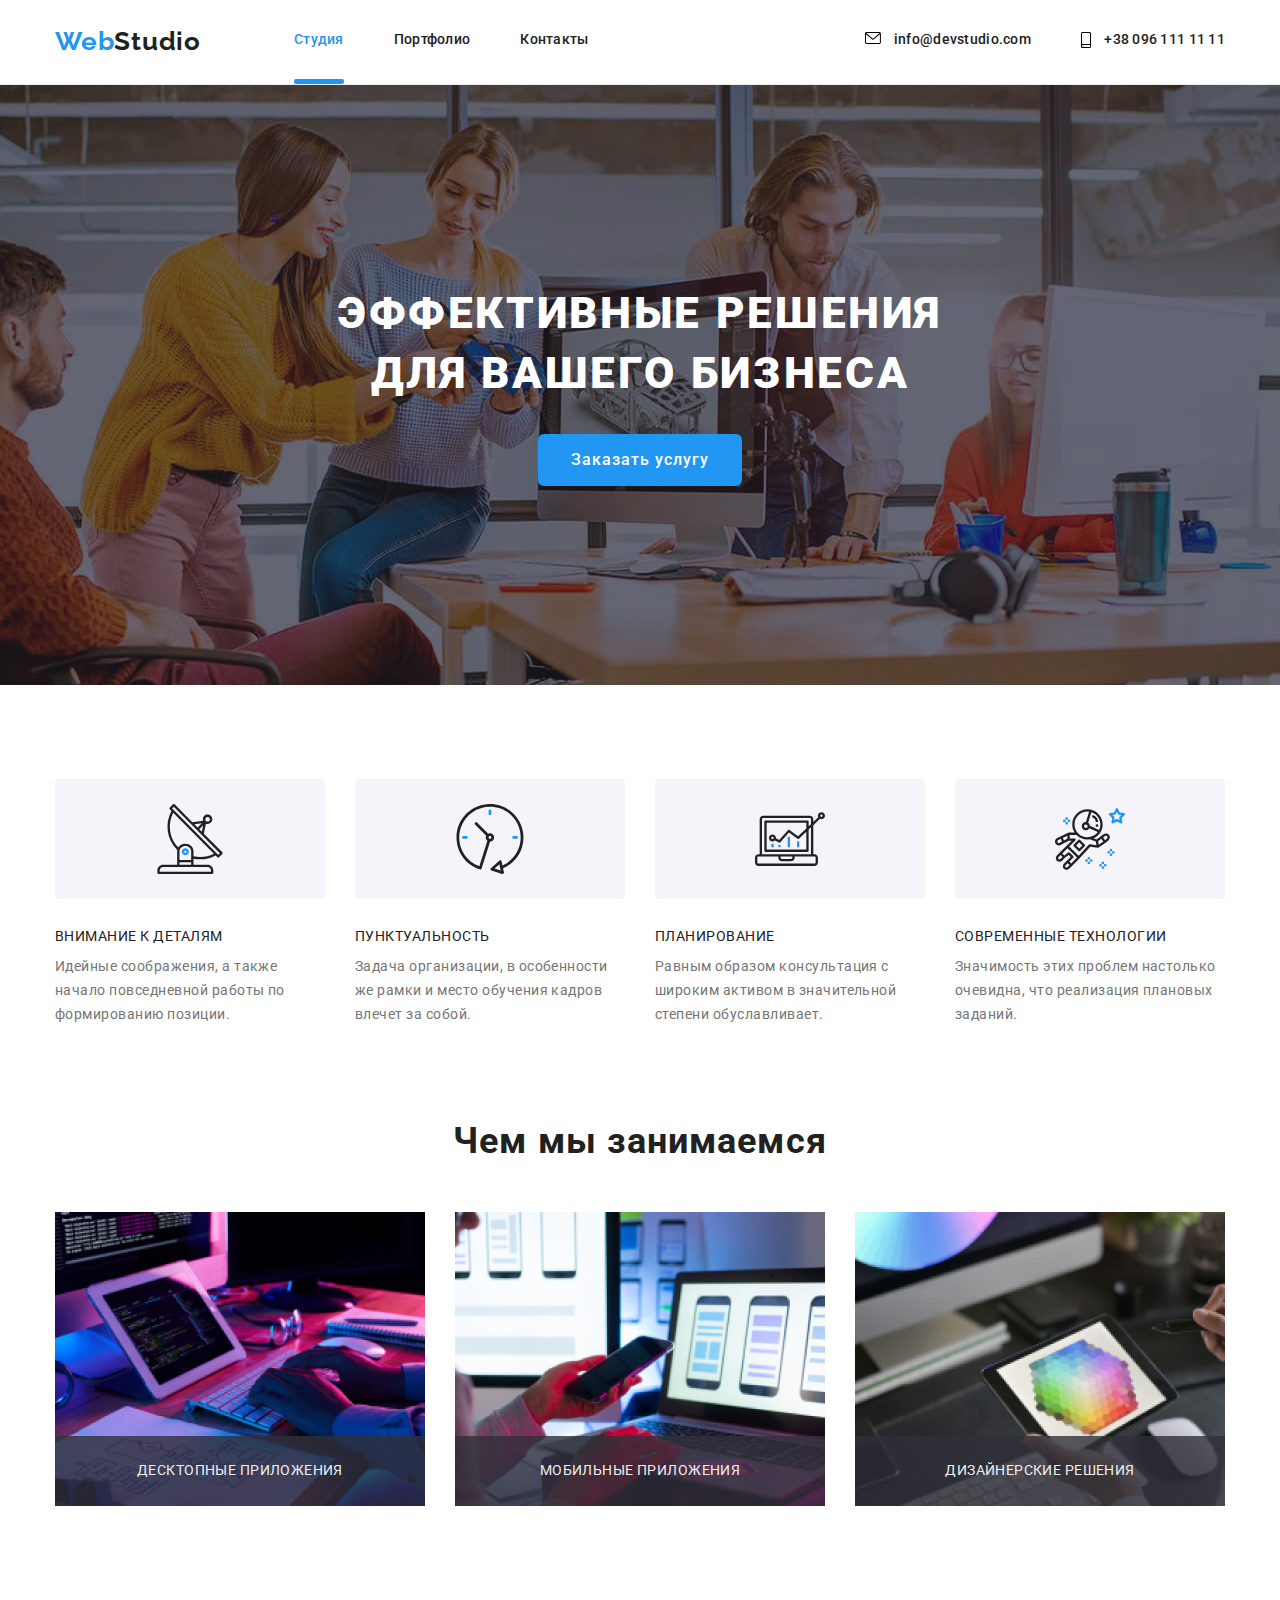
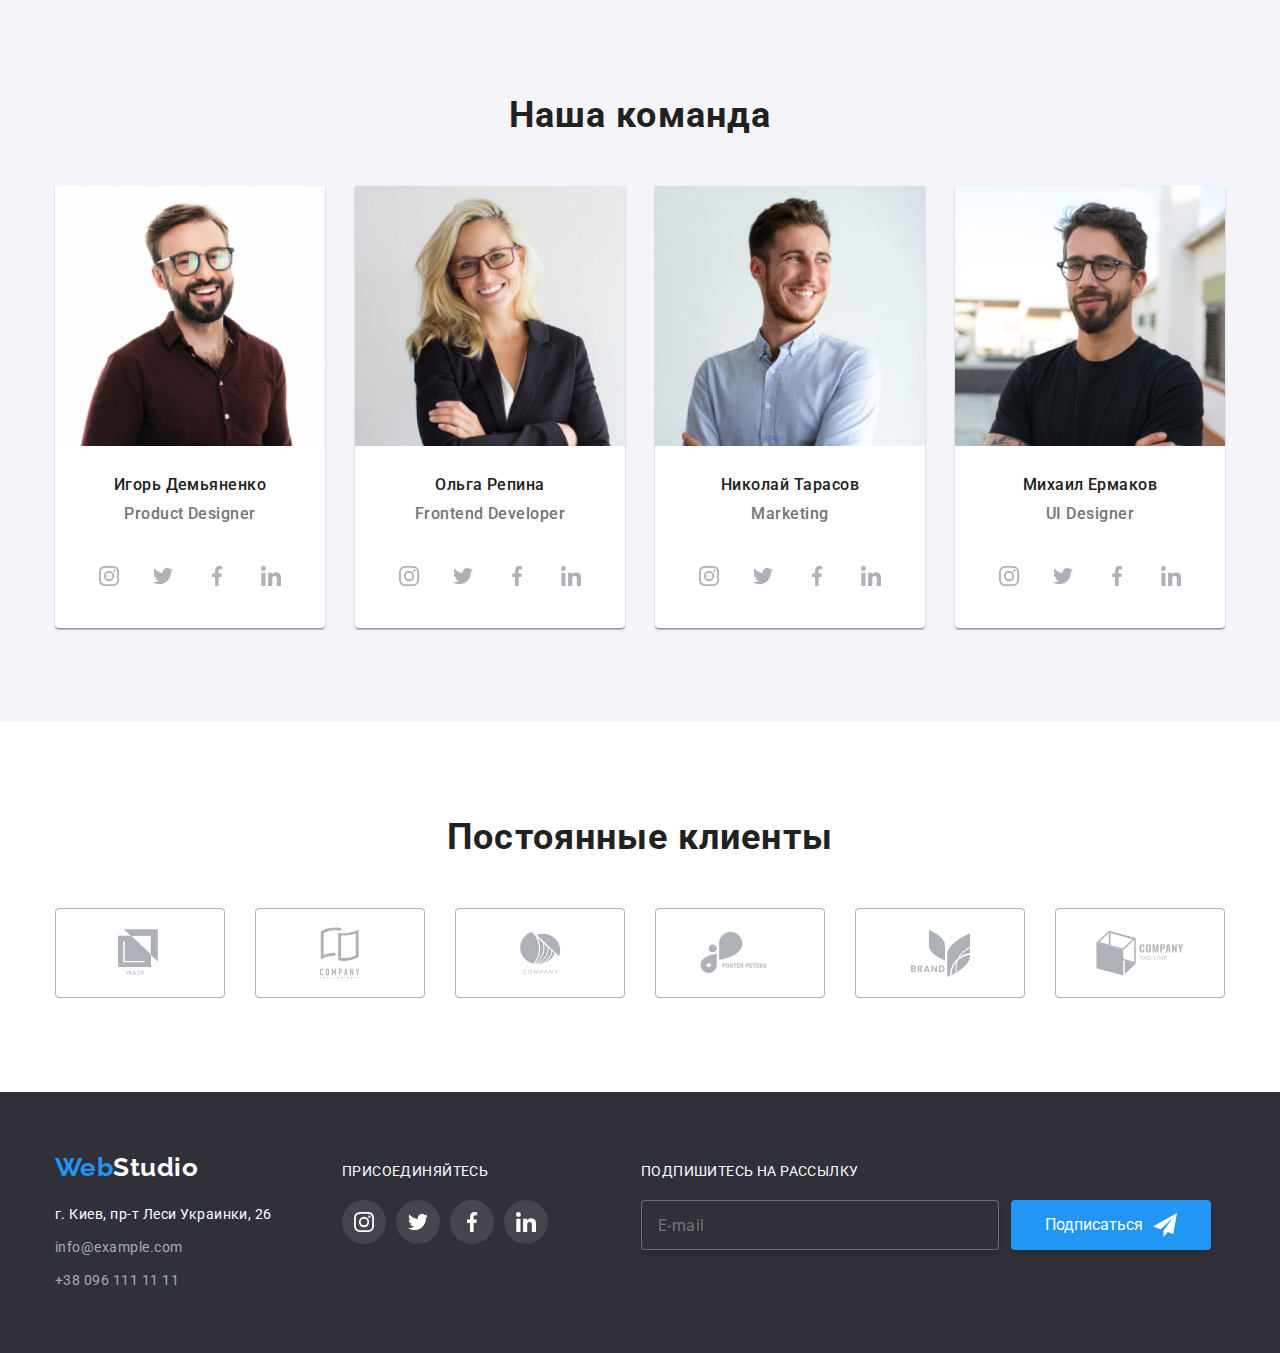
<file: index.html>
<!DOCTYPE html>
<html lang="ru">
  <head>
    <meta charset="UTF-8" />
    <meta name="viewport" content="width=device-width, initial-scale=1.0" />
    <title>My project</title>
    <link
      href="https://fonts.googleapis.com/css2?family=Raleway:wght@700&family=Roboto:wght@500&display=swap"
      rel="stylesheet"
    />
    <link
      rel="stylesheet"
      href="https://cdnjs.cloudflare.com/ajax/libs/modern-normalize/0.7.0/modern-normalize.min.css"
    />
    <link rel="stylesheet" href="./css/styles.css" />
  </head>
  <body>
    <header class="border">
      <nav class="container main-nav">
        <a href="./index.html" class="logo link">
          <span class="logo-header">Web</span>Studio
        </a>
        <ul class="site-nav list">
          <li class="item">
            <a href="./index.html" class="line link current">Студия</a>
          </li>
          <li class="item">
            <a href="./portfolio.html" class="link">Портфолио</a>
          </li>
          <li class="item"><a href="" class="link">Контакты</a></li>
        </ul>

        <ul class="auth-nav list">
          <li class="item-contacts">
            <a
              class="header-contacts connect-icon link"
              href="mailto:info@example.com"
            >
              <svg class="envelope connect-icon">
                <use href="./img/icons/sprite.svg#icon-envelope"></use>
              </svg>
              info@devstudio.com
            </a>
          </li>

          <li class="item-contacts">
            <a
              class="header-contacts connect-icon link"
              href="tel:380961111111"
            >
              <svg class="smartphone connect-icon">
                <use href="./img/icons/sprite.svg#icon-smartphone"></use>
              </svg>
              +38 096 111 11 11</a
            >
            
          </li>
        </ul>
      </nav>
    </header>

    <main class="section">
      <section class="hero">
        <div class="hero-baner">
          <h1 class="hero__title">
            Эффективные решения <br />
            для вашего бизнеса
          </h1>
          <button data-modal-open type="button" class="button-primary">
            Заказать услугу
          </button>
        </div>
      </section>

      <section class="section-advantage">
        <div class="container">
          <ul class="advantages list">
            <li class="advantage-item">
              <h3 class="section__title">ВНИМАНИЕ К ДЕТАЛЯМ</h3>
              <p class="section-paragraph">
                Идейные соображения, а также начало повседневной работы по
                формированию позиции.
              </p>
            </li>
            <li class="advantage-item">
              <h3 class="section__title">ПУНКТУАЛЬНОСТЬ</h3>
              <p class="section-paragraph">
                Задача организации, в особенности же рамки и место обучения
                кадров влечет за собой.
              </p>
            </li>
            <li class="advantage-item">
              <h3 class="section__title">ПЛАНИРОВАНИЕ</h3>
              <p class="section-paragraph">
                Равным образом консультация с широким активом в значительной
                степени обуславливает.
              </p>
            </li>
            <li class="advantage-item">
              <h3 class="section__title">СОВРЕМЕННЫЕ ТЕХНОЛОГИИ</h3>
              <p class="section-paragraph">
                Значимость этих проблем настолько очевидна, что реализация
                плановых заданий.
              </p>
            </li>
          </ul>
        </div>
      </section>

      <section class="section-doing">
        <div class="container">
          <h2 class="section-clients__heading">Чем мы занимаемся</h2>
          <ul class="flex list">
            <li class="flex__item">
              <img src="./img/1.png" alt="ноут" width="370" />
              <div class="img-thumb">
                <p class="p-thumb">Десктопные приложения</p>
              </div>
            </li>
            <li class="flex__item">
              <img src="./img/2.png" alt="телефон" width="370" />
              <div class="img-thumb">
                <p class="p-thumb">Мобильные приложения</p>
              </div>
            </li>
            <li class="flex__item">
              <img src="./img/3.png" alt="планшет" width="370" />
              <div class="img-thumb">
                <p class="p-thumb">Дизайнерские решения</p>
              </div>
            </li>
          </ul>
        </div>
      </section>

      <section class="section-group">
        <div class="container">
          <h2 class="section-clients__heading">Наша команда</h2>
          <ul class="flex list">
            <li class="flex__group">
              <img src="./img/team1.png" alt="Игорь Демьяненко" width="270" />
              <h3 class="section__item">Игорь Демьяненко</h3>
              <p class="direction">Product Designer</p>

              <ul class="list social-icons">
                <li class="item social-icons__item">
                  <a
                    class="link social-icons__link"
                    href="https://www.instagram.com/"
                    aria-label="ссылка Инстаграм"
                  >
                    <svg class="social-icons__icon">
                      <use href="./img/icons/sprite.svg#icon-instagram"></use>
                    </svg>
                  </a>
                </li>

                <li class="item social-icons__item">
                  <a
                    class="link social-icons__link"
                    href="https://twitter.com/"
                    aria-label="ссылка Твиттер"
                  >
                    <svg class="social-icons__icon">
                      <use href="./img/icons/sprite.svg#icon-twitter"></use>
                    </svg>
                  </a>
                </li>

                <li class="item social-icons__item">
                  <a
                    class="link social-icons__link"
                    href="https://facebook.com/"
                    aria-label="ссылка Фейсбук"
                  >
                    <svg class="social-icons__icon">
                      <use href="./img/icons/sprite.svg#icon-facebook"></use>
                    </svg>
                  </a>
                </li>

                <li class="item social-icons__item">
                  <a
                    class="link social-icons__link "
                    href="https://www.linkedin.com/"
                    aria-label="ссылка Линкедин"
                  >
                    <svg class="social-icons__icon">
                      <use href="./img/icons/sprite.svg#icon-linkedin"></use>
                    </svg>
                  </a>
                </li>
              </ul>
            </li>
            <li class="flex__group">
              <img src="./img/team2.png" alt="Ольга Репина" width="270" />
              <h3 class="section__item">Ольга Репина</h3>
              <p class="direction">Frontend Developer</p>
              <ul class="list social-icons">
                <li class="item social-icons__item">
                  <a
                    class="link social-icons__link "
                    href="https://www.instagram.com/"
                    aria-label="ссылка Инстаграм"
                  >
                    <svg class="social-icons__icon">
                      <use href="./img/icons/sprite.svg#icon-instagram"></use>
                    </svg>
                  </a>
                </li>

                <li class="item social-icons__item">
                  <a
                    class="link social-icons__link "
                    href="https://twitter.com/"
                    aria-label="ссылка Твиттер"
                  >
                    <svg class="social-icons__icon">
                      <use href="./img/icons/sprite.svg#icon-twitter"></use>
                    </svg>
                  </a>
                </li>

                <li class="item social-icons__item">
                  <a
                    class="link social-icons__link"
                    href="https://facebook.com/"
                    aria-label="ссылка Фейсбук"
                  >
                    <svg class="social-icons__icon">
                      <use href="./img/icons/sprite.svg#icon-facebook"></use>
                    </svg>
                  </a>
                </li>

                <li class="item social-icons__item">
                  <a
                    class="link social-icons__link"
                    href="https://www.linkedin.com/"
                    aria-label="ссылка Линкедин"
                  >
                    <svg class="social-icons__icon">
                      <use href="./img/icons/sprite.svg#icon-linkedin"></use>
                    </svg>
                  </a>
                </li>
              </ul>
            </li>
            <li class="flex__group">
              <img src="./img/team3.png" alt="Николай Тарасов" width="270" />
              <h3 class="section__item">Николай Тарасов</h3>
              <p class="direction">Marketing</p>
              <ul class="list social-icons">
                <li class="item social-icons__item">
                  <a
                    class="link social-icons__link"
                    href="https://www.instagram.com/"
                    aria-label="ссылка Инстаграм"
                  >
                    <svg class="social-icons__icon">
                      <use href="./img/icons/sprite.svg#icon-instagram"></use>
                    </svg>
                  </a>
                </li>

                <li class="item social-icons__item">
                  <a
                    class="link social-icons__link"
                    href="https://twitter.com/"
                    aria-label="ссылка Твиттер"
                  >
                    <svg class="social-icons__icon">
                      <use href="./img/icons/sprite.svg#icon-twitter"></use>
                    </svg>
                  </a>
                </li>

                <li class="item social-icons__item">
                  <a
                    class="link social-icons__link"
                    href="https://facebook.com/"
                    aria-label="ссылка Фейсбук"
                  >
                    <svg class="social-icons__icon">
                      <use href="./img/icons/sprite.svg#icon-facebook"></use>
                    </svg>
                  </a>
                </li>

                <li class="item social-icons__item">
                  <a
                    class="link social-icons__link"
                    href="https://www.linkedin.com/"
                    aria-label="ссылка Линкедин"
                  >
                    <svg class="social-icons__icon">
                      <use href="./img/icons/sprite.svg#icon-linkedin"></use>
                    </svg>
                  </a>
                </li>
              </ul>
            </li>
            <li class="flex__group">
              <img src="./img/team4.png" alt="Михаил Ермаков" width="270" />
              <h3 class="section__item">Михаил Ермаков</h3>
              <p class="direction">UI Designer</p>
              <ul class="list social-icons">
                <li class="item social-icons__item">
                  <a
                    class="link social-icons__link"
                    href="https://www.instagram.com/"
                    aria-label="ссылка Инстаграм"
                  >
                    <svg class="social-icons__icon">
                      <use href="./img/icons/sprite.svg#icon-instagram"></use>
                    </svg>
                  </a>
                </li>

                <li class="item social-icons__item">
                  <a
                    class="link social-icons__link"
                    href="https://twitter.com/"
                    aria-label="ссылка Твиттер"
                  >
                    <svg class="social-icons__icon">
                      <use href="./img/icons/sprite.svg#icon-twitter"></use>
                    </svg>
                  </a>
                </li>

                <li class="item social-icons__item">
                  <a
                    class="link social-icons__link"
                    href="https://facebook.com/"
                    aria-label="ссылка Фейсбук"
                  >
                    <svg class="social-icons__icon">
                      <use href="./img/icons/sprite.svg#icon-facebook"></use>
                    </svg>
                  </a>
                </li>

                <li class="item social-icons__item">
                  <a
                    class="link social-icons__link"
                    href="https://www.linkedin.com/"
                    aria-label="ссылка Линкедин"
                  >
                    <svg class="social-icons__icon">
                      <use href="./img/icons/sprite.svg#icon-linkedin"></use>
                    </svg>
                  </a>
                </li>
              </ul>
            </li>
          </ul>
        </div>
      </section>

      <section class="section-clients">
        <h2 class="section-clients__heading">Постоянные клиенты</h2>
        <div class="container">
          <ul class="list company">
            <li class="company__item">
              <a class="company__link client__icon" href="" aria-label="Company1">
                <svg class="client__icon ya-co">
                  <use href="./img/icons/sprite.svg#icon-ya-co"></use>
                </svg>
              </a>
            </li>
            <li class="company__item">
              <a class="company__link client__icon" href="" aria-label="Company2">
                <svg class="client__icon line-here">
                  <use href="./img/icons/sprite.svg#icon-tag-line-here"></use>
                </svg>
              </a>
            </li>
            <li class="company__item">
              <a class="company__link client__icon" href="" aria-label="Company3">
                <svg class="client__icon icon-company">
                  <use href="./img/icons/sprite.svg#icon-company"></use>
                </svg>
              </a>
            </li>
            <li class="company__item">
              <a class="company__link client__icon" href="" aria-label="Company4">
                <svg class="client__icon foster">
                  <use href="./img/icons/sprite.svg#icon-foster"></use>
                </svg>
              </a>
            </li>
            <li class="company__item">
              <a class="company__link client__icon" href="" aria-label="Company5">
                <svg class="client__icon brand">
                  <use href="./img/icons/sprite.svg#icon-brand"></use>
                </svg>
              </a>
            </li>
            <li class="company__item">
              <a class="company__link client__icon" href="" aria-label="Company6">
                <svg class="client__icon tag__line">
                  <use href="./img/icons/sprite.svg#icon-tag-line"></use>
                </svg>
              </a>
            </li>
          </ul>
        </div>
      </section>
    </main>

    <footer class="info">
      <div class="container footer-block">
        <div class="address-block">
          <a href="./index.html" class="logo-footer link">
            <span class="logo-header">Web</span>Studio
          </a>

          <address>
            <p class="footer-address">г. Киев, пр-т Леси Украинки, 26</p>
          
            <a href="mailto:info@example.com" class="footer-data link"
              >info@example.com</a
            >
            
            <a href="tel:380961111111" class="footer-data link"
              >+38 096 111 11 11</a
            >
          </address>
        </div>
        <div class="footer-social-block">
          <h3 class="social">присоединяйтесь</h3>
          <ul class="list social-icons">
            <li class="item social-icons__item">
              <a
                class="link social-icons__link footer-icon"
                href="https://www.instagram.com/"
                aria-label="ссылка Инстаграм"
              >
                <svg class="social-icons__icon">
                  <use href="./img/icons/sprite.svg#icon-instagram"></use>
                </svg>
              </a>
            </li>
            <li class="item social-icons__item">
              <a
                class="link social-icons__link footer-icon"
                href="https://twitter.com/"
                aria-label="ссылка Твиттер"
              >
                <svg class="social-icons__icon">
                  <use href="./img/icons/sprite.svg#icon-twitter"></use>
                </svg>
              </a>
            </li>
            <li class="item social-icons__item">
              <a
                class="link social-icons__link footer-icon"
                href="https://facebook.com/"
                aria-label="ссылка Фейсбук"
              >
                <svg class="social-icons__icon">
                  <use href="./img/icons/sprite.svg#icon-facebook"></use>
                </svg>
              </a>
            </li>
            <li class="item social-icons__item">
              <a
                class="link social-icons__link footer-icon"
                href="https://www.linkedin.com/"
                aria-label="ссылка Линкедин"
              >
                <svg class="social-icons__icon">
                  <use href="./img/icons/sprite.svg#icon-linkedin"></use>
                </svg>
              </a>
            </li>
          </ul>
        </div>

    
        <div>
          <h3 class="social">Подпишитесь на рассылку</h3>
          <form class="footer-form">
            <input class="footer-input" type="email" name="mail" placeholder="E-mail">
            <button class="form-button" type="submit">Подписаться
              <svg class="icon-send">
                <use href="./img/icons/sprite.svg#icon-icon-send"></use>
              </svg>
            </button>
            
        </form>
          
        </div>
      </div>
    </footer>

    <div class="backdrop is-hidden" data-modal>
      <div class="modal">
        <button type="button" class="butclose--icon" data-modal-close>
          <svg class="close__icon">
            <use href="./img/icons/sprite.svg#icon-close"></use>
          </svg>
        </button>

        
        <form action="js-speaker-form" method="post" id="form">
          
          <label class="data" for="name">Оставьте свои данные, мы вам перезвоним</label> 

          <div class="form-field">
            <label class="form__label" for="name">Имя</label>
            <input class="form__input" type="text" name="name" id="name"  autofocus>
          
            <svg class="form__icon">
              <use href="./img/icons/sprite.svg#icon-person"></use>
            </svg> 
          
          </div>


          <div class="form-field">
          <label class="form__label" for="tel">Телефон</label>
          <input class="form__input" type="tel" name="tel" id="tel">
          <svg class="form__icon">
            <use href="./img/icons/sprite.svg#icon-phone"></use>
          </svg> 
        </div>

        <div class="form-field">
          <label class="form__label" for="mail">Почта</label>
          <input class="form__input" type="email" name="mail" id="mail">
          <svg class="form__icon">
            <use href="./img/icons/sprite.svg#icon-email"></use>
          </svg> 
        
        </div>

        <div class="form-field">
          <label class="form__label" for="comment">Комментарий</label> 
          <textarea class="form__textarea" name="comment" id="comment" cols="30" rows="10" placeholder="Введите текст"></textarea>
        </div>

       <div class="form-checkbox">
        <label  class="form__checkbox-label" for="policy">
          <input class="form__checkbox-input" type="checkbox" name="policy" id="policy">
          <span class="form__checkbox-icon"></span>
          Соглашаюсь с рассылкой и принимаю  <a href="" class="contract"> Условия договора</a>
           </label> 
        </div>
          

        
          <button type="submit" class="form-button">Отправить</button>
        </form>
      </div>

      
    </div>

   

    <script>
      (() => {
        const refs = {
          openModalBtn: document.querySelector('[data-modal-open]'),
          closeModalBtn: document.querySelector('[data-modal-close]'),
          modal: document.querySelector('[data-modal]'),
        };

        refs.openModalBtn.addEventListener('click', toggleModal);
        refs.closeModalBtn.addEventListener('click', toggleModal);

        function toggleModal() {
          refs.modal.classList.toggle('is-hidden');
        }
      })();
    </script>


<script>
(() => {
  document
    .querySelector('.js-speaker-form')
    .addEventListener('submit', e => {
      e.preventDefault();

      new FormData(e.currentTarget).forEach((value, name) =>
        console.log(`${name}: ${value}`),
      );

      e.currentTarget.reset();
    });
})();
</script>

  </body>
</html>
</file>
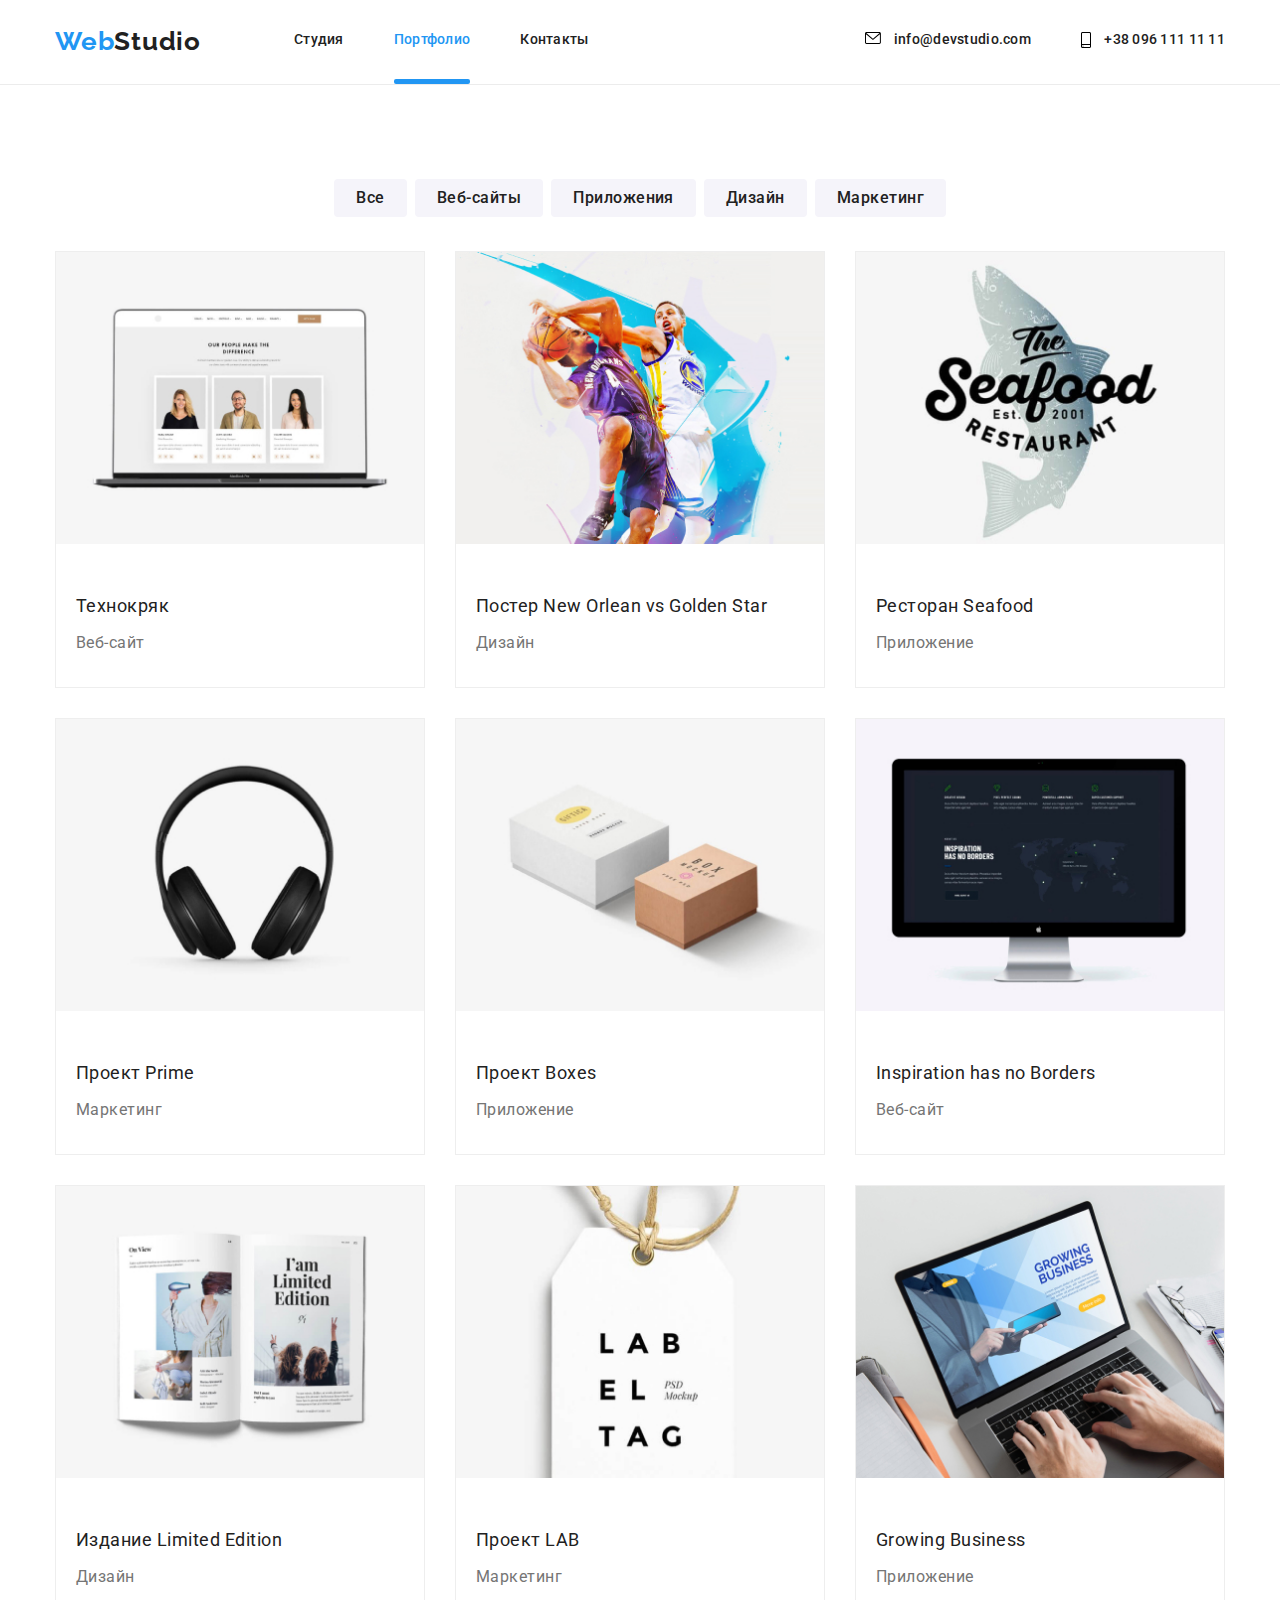
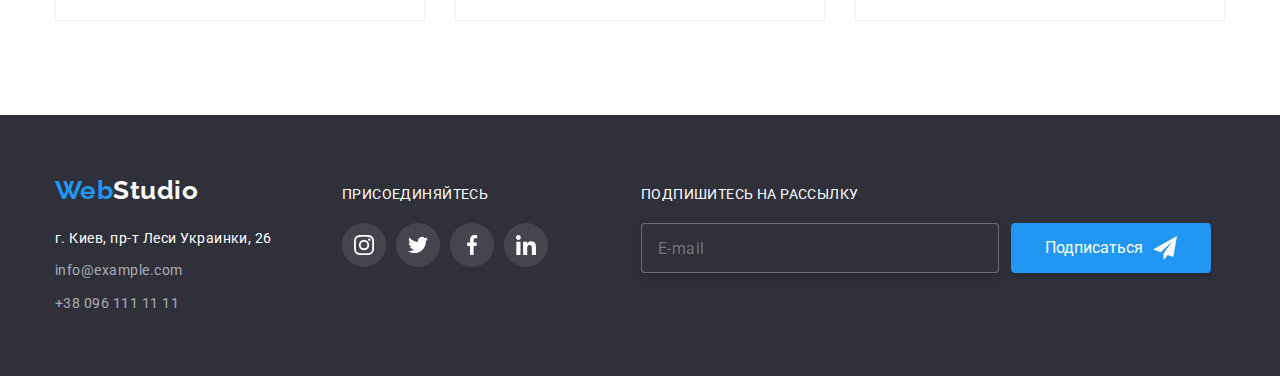
<file: portfolio.html>
<!DOCTYPE html>
<html lang="ru">
  <head>
    <meta charset="UTF-8" />
    <meta name="viewport" content="width=device-width, initial-scale=1.0" />
    <title>My project</title>
    <link
      href="https://fonts.googleapis.com/css2?family=Raleway:wght@700&family=Roboto:wght@500&display=swap"
      rel="stylesheet"
    />
    <link
      rel="stylesheet"
      href="https://cdnjs.cloudflare.com/ajax/libs/modern-normalize/0.7.0/modern-normalize.min.css"
    />
    <link rel="stylesheet" href="./css/styles.css" />
  </head>
  <body>
    <header class="border">
      <nav class="container main-nav">
        <a href="./index.html" class="logo link">
          <span class="logo-header">Web</span>Studio
        </a>
        <ul class="site-nav list">
          <li class="item"><a href="./index.html" class="link">Студия</a></li>
          <li class="item">
            <a href="" class="line link current">Портфолио</a>
          </li>
          <li class="item"><a href="" class="link">Контакты</a></li>
        </ul>

        <ul class="auth-nav list">
          <li class="item-contacts">
            <a class="header-contacts link" href="mailto:info@example.com">
              <svg class="envelope connect-icon">
                <use href="./img/icons/sprite.svg#icon-envelope"></use>
              </svg>
              info@devstudio.com
            </a>
          </li>

          <li class="item-contacts">
            <a class="header-contacts link" href="tel:380961111111">
              <svg class="smartphone connect-icon">
                <use href="./img/icons/sprite.svg#icon-smartphone"></use>
              </svg>
              +38 096 111 11 11</a
            >
          </li>
        </ul>
      </nav>
    </header>

    <main>
      <section class="section-button">
        <div class="container">
          <h1 class="heder-portfolio">Portfolio</h1>
          <ul class="button-flex list">
            <li class="button-item">
              <button type="button" class="button-secondary">Все</button>
            </li>
            <li class="button-item">
              <button type="button" class="button-secondary">Веб-сайты</button>
            </li>
            <li class="button-item">
              <button type="button" class="button-secondary">Приложения</button>
            </li>
            <li class="button-item">
              <button type="button" class="button-secondary">Дизайн</button>
            </li>
            <li class="button-item">
              <button type="button" class="button-secondary">Маркетинг</button>
            </li>
          </ul>

            <ul class="cards list">
            <li class="flex-element">
              <a href="" class="link">
                <div class="product">
                    <img src="./img/tehno.jpg" alt="tehno" width="370" />

                    <div class="product-overlay">
                      <p class="product-actions">
                        Технокряк это современная площадка распространения
                        коронавируса. Компании используют эту платформу для
                        цифрового шпионажа и атак на защищённые сервера
                        конкурентов.
                      </p>
                    </div>
                </div>
                <div class="inscription">
                  <h2 class="cards-title">Технокряк</h2>
                  <p class="cards-paragraph">Веб-сайт</p>
                </div>
              </a>
            </li>

            <li class="flex-element">
              <a href="" class="link">
                <div class="product">
                <img src="./img/poster.jpg" alt="poster" width="370" />
                <div class="product-overlay">
                  <p class="product-actions">
                    Технокряк это современная площадка распространения
                    коронавируса. Компании используют эту платформу для
                    цифрового шпионажа и атак на защищённые сервера
                    конкурентов.
                  </p>
                </div>
               </div>
                <div class="inscription">
                  <h2 class="cards-title">Постер New Orlean vs Golden Star</h2>
                  <p class="cards-paragraph">Дизайн</p>
                </div>
              </a>
            </li>

            <li class="flex-element">
              <a href="" class="link">
                <div class="product">
                <img src="./img/seafood.jpg" alt="seafood" width="370" />
                <div class="product-overlay">
                  <p class="product-actions">
                    Технокряк это современная площадка распространения
                    коронавируса. Компании используют эту платформу для
                    цифрового шпионажа и атак на защищённые сервера
                    конкурентов.
                  </p>
                </div>
               </div>
                <div class="inscription">
                  <h2 class="cards-title">Ресторан Seafood</h2>
                  <p class="cards-paragraph">Приложение</p>
                </div>
              </a>
            </li>

            <li class="flex-element">
              <a href="" class="link">
                <div class="product">
                <img src="./img/prime.jpg" alt="prime" width="370" />
                <div class="product-overlay">
                  <p class="product-actions">
                    Технокряк это современная площадка распространения
                    коронавируса. Компании используют эту платформу для
                    цифрового шпионажа и атак на защищённые сервера
                    конкурентов.
                  </p>
                </div>
               </div>
                <div class="inscription">
                  <h2 class="cards-title">Проект Prime</h2>
                  <p class="cards-paragraph">Маркетинг</p>
                </div>
              </a>
            </li>

            <li class="flex-element">
              <a href="" class="link">
                <div class="product">
                <img src="./img/boxes.jpg" alt="boxes" width="370" />
                <div class="product-overlay">
                  <p class="product-actions">
                    Технокряк это современная площадка распространения
                    коронавируса. Компании используют эту платформу для
                    цифрового шпионажа и атак на защищённые сервера
                    конкурентов.
                  </p>
                </div>
               </div>
                <div class="inscription">
                  <h2 class="cards-title">Проект Boxes</h2>
                  <p class="cards-paragraph">Приложение</p>
                </div>
              </a>
            </li>

            <li class="flex-element">
              <a href="" class="link">
                <div class="product">
                <img src="./img/borders.jpg" alt="borders" width="370" />
                <div class="product-overlay">
                  <p class="product-actions">
                    Технокряк это современная площадка распространения
                    коронавируса. Компании используют эту платформу для
                    цифрового шпионажа и атак на защищённые сервера
                    конкурентов.
                  </p>
                </div>
               </div>
                <div class="inscription">
                  <h2 class="cards-title">Inspiration has no Borders</h2>
                  <p class="cards-paragraph">Веб-сайт</p>
                </div>
              </a>
            </li>

            <li class="flex-element">
              <a href="" class="link">
                <div class="product">
                <img
                  src="./img/limited-edition.jpg"
                  alt="limited-edition"
                  width="370"
                />
                <div class="product-overlay">
                  <p class="product-actions">
                    Технокряк это современная площадка распространения
                    коронавируса. Компании используют эту платформу для
                    цифрового шпионажа и атак на защищённые сервера
                    конкурентов.
                  </p>
                </div>
               </div>
                <div class="inscription">
                  <h2 class="cards-title">Издание Limited Edition</h2>
                  <p class="cards-paragraph">Дизайн</p>
                </div>
              </a>
            </li>

            <li class="flex-element">
              <a href="" class="link">
                <div class="product">
                <img src="./img/lab.jpg" alt="lab" width="370" />
                <div class="product-overlay">
                  <p class="product-actions">
                    Технокряк это современная площадка распространения
                    коронавируса. Компании используют эту платформу для
                    цифрового шпионажа и атак на защищённые сервера
                    конкурентов.
                  </p>
                </div>
               </div>
                <div class="inscription">
                  <h2 class="cards-title">Проект LAB</h2>
                  <p class="cards-paragraph">Маркетинг</p>
                </div>
              </a>
            </li>

            <li class="flex-element">
              <a href="" class="link">
                <div class="product">
                <img
                  src="./img/growing-business.jpg"
                  alt="growing-business"
                  width="370"
                />
                <div class="product-overlay">
                  <p class="product-actions">
                    Технокряк это современная площадка распространения
                    коронавируса. Компании используют эту платформу для
                    цифрового шпионажа и атак на защищённые сервера
                    конкурентов.
                  </p>
                </div>
               </div>
                <div class="inscription">
                  <h2 class="cards-title">Growing Business</h2>
                  <p class="cards-paragraph">Приложение</p>
                </div>
              </a>
            </li>
          </ul>
        </div>
      </section>
    </main>

    <footer class="info">
      <div class="container footer-block">
        <div class="address-block">
          <a href="./index.html" class="logo-footer link">
            <span class="logo-header">Web</span>Studio
          </a>

          <address>
            <p class="footer-address">г. Киев, пр-т Леси Украинки, 26</p>
          
            <a href="mailto:info@example.com" class="footer-data link"
              >info@example.com</a
            >
            
            <a href="tel:380961111111" class="footer-data link"
              >+38 096 111 11 11</a
            >
          </address>
        </div>
        <div class="footer-social-block">
          <h3 class="social">присоединяйтесь</h3>
          <ul class="list social-icons">
            <li class="item social-icons__item">
              <a
                class="link social-icons__link footer-icon"
                href="https://www.instagram.com/"
                aria-label="ссылка Инстаграм"
              >
                <svg class="social-icons__icon">
                  <use href="./img/icons/sprite.svg#icon-instagram"></use>
                </svg>
              </a>
            </li>
            <li class="item social-icons__item">
              <a
                class="link social-icons__link footer-icon"
                href="https://twitter.com/"
                aria-label="ссылка Твиттер"
              >
                <svg class="social-icons__icon">
                  <use href="./img/icons/sprite.svg#icon-twitter"></use>
                </svg>
              </a>
            </li>
            <li class="item social-icons__item">
              <a
                class="link social-icons__link footer-icon"
                href="https://facebook.com/"
                aria-label="ссылка Фейсбук"
              >
                <svg class="social-icons__icon">
                  <use href="./img/icons/sprite.svg#icon-facebook"></use>
                </svg>
              </a>
            </li>
            <li class="item social-icons__item">
              <a
                class="link social-icons__link footer-icon"
                href="https://www.linkedin.com/"
                aria-label="ссылка Линкедин"
              >
                <svg class="social-icons__icon">
                  <use href="./img/icons/sprite.svg#icon-linkedin"></use>
                </svg>
              </a>
            </li>
          </ul>
        </div>

    
        <div>
          <h3 class="social">Подпишитесь на рассылку</h3>
          <form class="footer-form">
            <input class="footer-input" type="email" name="mail" placeholder="E-mail">
            <button class="form-button" type="submit">Подписаться
              <svg class="icon-send">
                <use href="./img/icons/sprite.svg#icon-icon-send"></use>
              </svg>
            </button>
            
        </form>
          
        </div>
      </div>
    </footer>
  </body>
</html>
</file>
<file: css/styles.css>
/* цвет основного текса  #757575*/
/* вторичный цвет текста #212121*/
/* белый #FFFFFF */
/* акцент #2196F3 */

/* основной фон #ffffff */
/* вторичный фон #F5F4FA  */
/* темный фон #2F303A */

:root {
  --primary-text-color: #757575;
  --title-text-color: #212121;
  --accent-color: #2196f3;
  --white-color: #ffffff;
  --primary-background-color: #ffffff;
  --secondary-background-color: #f5f4fa;
  --dark-background-color: #2f303a;
}

html {
  box-sizing: border-box;
}

*,
*::before,
*::after {
  box-sizing: inherit;
}

body {
  background-color: var(--primary-background-color);
  color: var(--primary-text-color);

  font-family: Roboto, sans-serif;
  letter-spacing: 0.03em;
}



.container {
  margin-left: auto;
  margin-right: auto;
  width: 1200px;
  padding-left: 15px;
  padding-right: 15px;
}
.list {
  padding: 0;
  margin: 0;
  list-style: none;
}

textarea{
  resize: none;
}



h1,
h2,
h3,
h4,
p {
  margin-top: 0;
  margin-bottom: 0;
}

.link {
  text-decoration: none;
  position: relative;
}

.site-nav .link::after {
  content: '';

  position: absolute;

  left: 0;
  bottom: 0;

  width: 100%;
  height: 5px;
  border-radius: 2px;
  background-color: var(--accent-color);

  opacity: 0;
  transform: scaleX(0);
  transition: transform 500ms cubic-bezier(0.4, 0, 0.2, 1),
    opasity 250ms cubic-bezier(0.4, 0, 0.2, 1);
}

.site-nav .link:hover::after {
  opacity: 1;
  transform: scaleX(1);
}

.site-nav .line::after {
  opacity: 1;
  transform: scaleX(1);
}

/* modal */

.backdrop {
  position: fixed;
  top: 0;
  left: 0;
  width: 100%;
  height: 100%;
  background-color: rgba(0, 0, 0, 0.2);

  opacity: 1;
  transition: opacity 250ms cubic-bezier(0.4, 0, 0.2, 1);
}

.backdrop.is-hidden {
  opacity: 0;
  pointer-events: none;
}

.backdrop.is-hidden .modal {
  transform: translate(-50%, -50%) scale(1.1);
}

.modal {
  position: relative;
  top: 50%;
  left: 50%;
  padding-top: 40px;
  padding-bottom: 40px;

  width: 528px;
  height: 581px;
  background-color: #ffffff;

  box-shadow: 0px 1px 3px rgba(0, 0, 0, 0.12), 0px 1px 1px rgba(0, 0, 0, 0.14),
    0px 2px 1px rgba(0, 0, 0, 0.2);
  border-radius: 4px;

  transform: translate(-50%, -50%) scale(1);
  transition: transform 250ms cubic-bezier(0.4, 0, 0.2, 1);
}

button:focus {
  outline: none;
}

.butclose--icon {
  position: absolute;
  top: 8px;
  right: 8px;
  display: inline-block;
  align-items: center;

  width: 30px;
  height: 30px;

  border-radius: 50%;

  color: #000000;
  background: #ffffff;
  border: 1px solid rgba(0, 0, 0, 0.1);
  /* box-sizing: border-box; */


  cursor: pointer;
  
  
}

.close__icon {
  position: absolute;

  top: 6px;
  right: 6px;

  display: inline-block;
  justify-content: center;
  align-items: center;

  width: 17px;
  height: 17px;


  color: #000000;
 

  transition: fill 250ms cubic-bezier(0.4, 0, 0.2, 1);
}

.butclose--icon:hover,
.close__icon:hover {
  fill: #2196f3;
}


/* form */

form {
  position: relative;
  width: 100%;
  
  margin-left: auto;
  margin-right: auto;
  padding-right: 40px;
  padding-left: 40px;

}


.form-button{
  position: absolute;
  
  top: 120%;
  left: 30%;
  width: 200px;
  height: 50px;

  background-color: var(--accent-color);
  color: var(--white-color);

  box-shadow: 0px 4px 4px rgba(0, 0, 0, 0.15);
  border-radius: 4px;

  cursor: pointer;
}


.data {
  
  width: 448px;
height: 23px;

font-family: Roboto;
font-style: normal;
font-weight: bold;
font-size: 20px;
line-height: 1.15;
text-align: center;
letter-spacing: 0.03em;

color: #212121;
}

.form-field {
  position: relative;
  display: flex;
  flex-direction: column;
  
}

.form__label{
  margin-top: 12px;
  margin-bottom: 4px;

  width: 25px;
  height: 14px;
  font-family: Roboto;
  font-style: normal;
  font-weight: 400px;
  font-size: 12px;
  line-height: 1.17;

  letter-spacing: 0.01em;

  color: #757575;
}

.form__input{
  padding-left: 40px;
  width: 448px;
  height: 40px;
  outline:none;

  border: 1px solid rgba(33, 33, 33, 0.2);
  box-sizing: border-box;
  border-radius: 4px;
}

.form__input:focus{
  border-color: #2196F3;
}


.form__input:focus ~ .form__icon{
  fill: #2196F3;
}



.form__icon{
  position: absolute;
  
  top: 70%;
  left: 12px;
  transform: translateY(-50%);
  display: inline-block;
  width: 18px;
  height: 18px;
  color: #212121;
}



.form__textarea{
  width: 448px;
  height: 120px;

  border: 1px solid rgba(33, 33, 33, 0.2);
  box-sizing: border-box;
  border-radius: 4px;
}



textarea::placeholder{
  padding: 12px 16px;
  font-family: Roboto;
  font-style: normal;
  font-weight: normal;
  font-size: 12px;
  line-height: 1.17;
  letter-spacing: 0.01em;
  
  color: rgba(117, 117, 117, 0.5);
}

.form__checkbox-input{
 
  position: absolute;
  width: 1px;
  height: 1px;
  margin: -1px;
  border: 0;
  padding: 0;
  clip: rect(0 0 0 0);
  overflow: hidden;
}

.form-checkbox{
  
  margin-top: 20px;
 
}

.form__checkbox-label {
  position: absolute;
  display: flex;
  align-items: center;
width: 100%;
height: 24px;

font-family: Roboto;
font-style: normal;
font-weight: 250;
font-size: 14px;
line-height: 1.7;

letter-spacing: 0.03em;

color: #757575;
}


.form__checkbox-icon{
  display: inline-block;
  align-items: center;
  
  width: 16px;
  height: 16px;

  margin-right: 8px;

  border: 2px solid black;
  border-radius: 2px;

}


.form__checkbox-input:checked + .form__checkbox-icon{
  border-color: #2196F3;
  background-color: #2196F3;
  background-image: url(../img/icons/icon-check.svg);
  background-size: contain;
  background-origin: border-box;
}


.contract{
  color: #2196F3;
}


/* logo components*/

.border {
  border-bottom: 1px solid #ececec;
}

.logo {
  color: var(--title-text-color);

  font-family: Raleway;
  font-style: normal;
  font-weight: bold;
  font-size: 26px;
  line-height: 1.2;

  letter-spacing: 0.03em;
}

.logo-header {
  color: var(--accent-color);

  font-family: Raleway;
}

/* site-nav */

.main-nav {
  display: flex;
  align-items: center;
}

.site-nav {
  display: flex;
  margin-left: 93px;
}
.auth-nav {
  display: flex;
  margin-left: auto;
}

.header-contacts {
  display: block;
  padding-top: 32px;
  padding-bottom: 32px;
}

.site-nav .item + .item,
.auth-nav .item-contacts + .item-contacts {
  margin-left: 50px;
}

.item-contacts{
  align-items: center;
}

.item-contacts:hover {
  fill: var(--accent-color);
}

.envelope {
  margin-right: 10px;
  
  width: 16px;
  height: 12px;
  fill: var(--secondary-text-color);
}

.smartphone {
  display: inline-block;
  
  vertical-align: bottom;
  margin-right: 10px;
  
  width: 10px;
  height: 16px;

  fill: var(--secondary-text-color);
}


.site-nav .link,
.auth-nav .link {
  display: inline-block;
  align-items: center;
  padding-top: 32px;
  padding-bottom: 36px;

  color: var(--title-text-color);

  font-weight: 500;
  font-size: 14px;
  line-height: 1.14;
  letter-spacing: 0.02em;

  transition: color 250ms cubic-bezier(0.4, 0, 0.2, 1);
}

.site-nav .link:hover,
.site-nav .link:focus {
  color: var(--accent-color);
}

.site-nav .link.current {
  color: var(--accent-color);
}

.auth-nav .link:hover,
.auth-nav .link:focus {
  color: var(--accent-color);
}

/* hero */

.hero {
  display: flex;
  flex-direction: column;
  justify-content: center;
  align-items: center;
  max-width: 1600px;
  min-height: 600px;
  margin-left: auto;
  margin-right: auto;
  background-color: var(--dark-background-color);
  background-image: linear-gradient(
      to right,
      rgba(47, 48, 58, 0.4),
      rgba(47, 48, 58, 0.4)
    ),
    url('../img/header.jpg');
  background-repeat: no-repeat;
  background-size: cover;
  background-position: center;
}

.hero-baner {
  display: block;
  text-align: center;
}

.hero__title {
  margin-bottom: 30px;
  color: var(--white-color);

  font-weight: 900;
  font-size: 44px;
  line-height: 1.36;

  text-align: center;
  letter-spacing: 0.06em;
  text-transform: uppercase;
}

/* section */

.section-advantage {
  padding-top: 94px;
  padding-bottom: 94px;
}

.advantages {
  display: flex;
  flex-wrap: wrap;
}

.advantage-item {
  width: calc((100% - 90px) / 4);
  margin-right: 30px;
}

.advantage-item:nth-child(4n) {
  margin-right: 0;
}

.advantage-item::before {
  display: block;
  content: '';
  width: 270px;
  height: 120px;
  margin-top: 0;
  margin-bottom: 30px;

  background-size: contain;
  background-size: 70px;
  background-repeat: no-repeat;
  background-position: center;
  background-color: var(--secondary-background-color);
  border-radius: 4px;
}

.advantage-item:nth-child(1)::before {
  background-image: url(../img/antenna.svg);
}

.advantage-item:nth-child(2)::before {
  background-image: url(../img/clock.svg);
}

.advantage-item:nth-child(3)::before {
  background-image: url(../img/diagram.svg);
}

.advantage-item:nth-child(4)::before {
  background-image: url(../img/astronaut.svg);
}

.section__title {
  margin-top: 0;
  margin-bottom: 10px;

  color: var(--title-text-color);
  font-weight: 400;
  font-size: 14px;
  line-height: 1.14;
}

.section-doing {
  padding-top: 0;
  padding-bottom: 94px;
}

img {
  display: block;
  max-width: 100%;
  height: auto;
}

.section-doing .section-clients__heading {
  margin-top: 0;
  margin-bottom: 50px;
  color: var(--title-text-color);
  font-weight: 700;
  font-size: 36px;
  line-height: 1, 2;
  text-align: center;
}

.flex {
  display: flex;
  flex-wrap: wrap;
}

.flex__item {
  position: relative;
  width: 370;
  margin-right: 30px;
}

.flex__item:nth-child(3n) {
  margin-right: 0;
}

.img-thumb {
  display: flex;
  justify-content: center;
  align-items: center;
  position: absolute;
  content: '';
  width: 100%;
  height: 24%;
  bottom: 0;
  left: 0;
  background-color: rgba(47, 48, 58, 0.8);
  
  opacity: 1;
}

.p-thumb {

  font-family: Roboto;
  font-style: normal;
  font-weight: 400;
  font-size: 14px;
  line-height: 1.14;
  text-align: center;
  letter-spacing: 0.03em;
  text-transform: uppercase;

  color: #eeeeee;
}

.section-group .section-clients__heading {
  margin-top: 0;
  margin-bottom: 50px;
  color: var(--title-text-color);
  font-weight: 700;
  font-size: 36px;
  line-height: 1, 2;
  text-align: center;
}

.flex__group {
  background-color: var(--white-color);
  width: 270;
  margin-right: 30px;

  box-shadow: 0px 1px 3px rgba(0, 0, 0, 0.12), 0px 1px 1px rgba(0, 0, 0, 0.14),
    0px 2px 1px rgba(0, 0, 0, 0.2);
  border-radius: 0px 0px 4px 4px;
}

.flex__group:nth-child(4n) {
  margin-right: 0;
}

.section-group {
  padding-top: 94px;
  padding-bottom: 94px;
  background-color: var(--secondary-background-color);
}

.section__item {
  margin-top: 30px;
  margin-bottom: 0;

  text-align: center;

  color: var(--title-text-color);
  font-weight: 500;
  font-size: 16px;
  line-height: 1.18;
}

.direction {
  margin-top: 10px;
  margin-bottom: 30px;

  text-align: center;

  color: var(--primary-text-color);
  font-weight: 500;
  font-size: 16px;
  line-height: 1.18;
}

.section-paragraph {
  color: var(--primary-text-color);
  font-weight: 400;
  font-size: 14px;
  line-height: 1.7;
}

/* clients */

.section-clients {
  padding-top: 94px;
  padding-bottom: 94px;
}

.section-clients__heading {
  margin-top: 0;
  margin-bottom: 50px;
  font-family: Roboto;
  font-style: normal;
  font-weight: bold;
  font-size: 36px;
  line-height: 42px;
  text-align: center;
  letter-spacing: 0.03em;
  color: var(--title-text-color);
}

.company {
  display: flex;
  justify-content: center;
  align-items: center;
}
.company__item {
  margin-right: 30px;
}


.company__item:last-child {
  margin-right: 0;
}
.company__link {
  display: inline-flex;
  justify-content: center;
  align-items: center;
  width: 170px;
  height: 90px;
  border: 1px solid #afb1b8;
  box-sizing: border-box;
  border-radius: 4px;
  fill: #afb1b8;

  transition: border 250ms cubic-bezier(0.4, 0, 0.2, 1),
    border 250ms cubic-bezier(0.4, 0, 0.2, 1);
}
.company__link.client__icon:hover {
  fill: var(--accent-color);
  border: 1px solid var(--accent-color);
}
.ya-co {
  width: 44px;
  height: 49px;
}
.line-here {
  width: 40px;
  height: 52px;
}
.icon-company {
  width: 41px;
  height: 42px;
}
.foster {
  width: 80px;
  height: 42px;
}
.brand {
  width: 59px;
  height: 47px;
}
.tag__line {
  width: 88px;
  height: 45px;
}

/* icon */

.social-icons {
  display: flex;
  justify-content: center;
  align-items: center;
  
   margin-bottom: 30px; 
}


.social-icons__item:not(:last-child) {
  margin-right: 10px;
}
.social-icons__link {
  display: flex;
  justify-content: center;
  align-items: center;
  width: 44px;
  height: 44px;
  fill: #afb1b8;
  border-radius: 50%;

  transition: background-color 250ms cubic-bezier(0.4, 0, 0.2, 1),
  fill 250ms cubic-bezier(0.4, 0, 0.2, 1);
}

.social-icons__link:hover,
.social-icons__link:focus {
  fill: #ffffff;
  background-color: var(--accent-color);
}



.social-icons__link:hover,
.social-icons__link:focus  {
  fill: var(--white-color);
}

.social-icons__icon {
  width: 20px;
  height: 20px;
}

/* button */
button {
  display: inline-block;
 
  border: 1px solid transparent;
  text-align: center;
}

.button-primary {
  display: inline-block;

  min-width: 73px;
  border-radius: 6px;
  padding: 10px 32px;

  background-color: var(--accent-color);
  color: var(--white-color);

  font-weight: 500;
  font-size: 16px;
  line-height: 1.9;

  text-align: center;
  letter-spacing: 0.06em;

  cursor: pointer;
}

/* footer */
.info {
  background-color: var(--dark-background-color);
} 

.footer-block {
 
  display: flex;
  align-items: baseline;
  padding: 60px 15px;
}

address {
  font-style: normal;
  margin-top: 20px;
}

.address-block{
  margin-right: 70px;
}

.footer-data {
  display: block;
  margin-top: 9px;
  margin-bottom: 0;
  text-decoration: none;
  color: rgba(255, 255, 255, 0.6);
  font-weight: 400;
  font-size: 14px;
  line-height: 1.7;
  transition: color 250ms cubic-bezier(0.4, 0, 0.2, 1);
}


.footer-data:hover,
.footer-data:focus {
    color: var(--accent-color);
}

.logo-footer {
  color: var(--white-color);
  font-family: Raleway;
  font-style: normal;
  font-weight: bold;
  font-size: 26px;
  line-height: 1.2;
}

.footer-address {
  
  color: var(--white-color);
  font-weight: 400;
  font-size: 14px;
  line-height: 1.7;
}

.footer-social-block{
  margin-right: 93px;
}


.social {
  
  margin: 0;
  margin-bottom: 20px;
  width: 100%;
  font-family: Roboto;
  font-style: normal;
  font-weight: 400;
  font-size: 14px;
  line-height: 1.14;
  letter-spacing: 0.03em;
  text-transform: uppercase;
  color: var(--white-color);
}

.footer-icon {
  fill: var(--white-color);
  background-color: rgba(255, 255, 255, 0.1);
}

.footer-social-block .social-icons{
  margin-bottom: 0;
}

/* form-footer */

.footer-form{
  position: relative;
  display: flex;
  padding-left: 0;
  padding-right: 0;
}


.footer-input{
    width: 358px;
    height: 50px;
    /* margin-right: 12px; */
    padding-left: 16px;
    padding-top: 15px;
    padding-bottom: 15px;
    border: 1px solid rgba(255, 255, 255, 0.3);
    box-sizing: border-box;
    filter: drop-shadow(0px 4px 4px rgba(0, 0, 0, 0.15));
    border-radius: 4px;
    color: rgba(255, 255, 255, 0.6);
    background-color: var(--dark-background-color);
}
 

input::placeholder{
 
  width: 47px;
  height: 20px;

font-family: Roboto;
font-style: normal;
font-weight: normal;
font-size: 16px;
line-height: 20px;

display: flex;
align-items: center;
letter-spacing: 0.03em;

color: #FFFFFF 60 %;
}


.icon-send{
  margin-left: 10px;

  width: 24px;
  height: 24px;
}

.footer-form .form-button{
    position: absolute;
    display: flex;
    justify-content: center;
    align-items: center;
    text-align: center;

    
    top: 0;

    left: 100%;

    margin-left: 12px;
   
    width: 200px;
    height: 50px;
    padding: 10px 28px;
    cursor: pointer;
    transform: translateX(0%);
}





/* css portfolio */

.heder-portfolio {
  font-size: 0;
}

.button-flex .button-item:not(:last-child) {
  margin-right: 8px;
}

.button-secondary {
  display: inline-block;
  min-width: 73px;
  
  height: 38px;
  padding: 6px 22px;

  background-color: var(--secondary-background-color);
  color: var(--title-text-color);
  text-decoration: none;
  border-radius: 4px;
  border: none;
  font-family: Roboto;
  font-style: normal;
  font-weight: 500;
  font-size: 16px;
  line-height: 1.6;
  letter-spacing: 0.03em;
  text-align: center;

  transition: color 250ms cubic-bezier(0.4, 0, 0.2, 1),
  background-color 250ms cubic-bezier(0.4, 0, 0.2, 1);
  cursor: pointer;
}

.button-secondary:hover,
.button-secondary:focus {
  background-color: var(--accent-color);
  color: var(--white-color);
}

.button-flex {
  display: flex;
  justify-content: center;
  margin-top: 94px;
  margin-bottom: 34px;
}

.section-button {
  padding-bottom: 94px;
}

.cards {
  display: flex;
  flex-wrap: wrap;
}

.inscription {
  padding: 24px 20px;
  margin-top: 20px;
  margin-bottom: 4px;
}

/* product */

.product {
 
  position: relative;
  overflow: hidden;
}


.product-overlay {
  
  position: absolute;
  
  top: 0;
  left: 0;

  width: 100%;
  height: 100%;
  background-color: rgba(33, 150, 243, 0.9);;
  padding: 63px 24px;

  transform: translateY(100%);
  transition: transform 250ms cubic-bezier(0.4, 0, 0.2, 1);
}

.flex-element:hover .product-overlay {
  transform: translateY(0%);
}

.product-actions {
  
  height: 100%;

  font-family: Roboto;
  font-style: normal;
  font-weight: 400;
  font-size: 18px;
  line-height: 28px;

  letter-spacing: 0.03em;

  color: #ffffff;
}

.cards-title {
  margin-top: 0;
  margin-bottom: 4px;
  color: var(--title-text-color);
  font-family: Roboto;
  font-style: normal;
  font-weight: 400;

  font-size: 18px;
  line-height: 2;
}

.cards-paragraph {
  font-weight: 400;
  font-size: 16px;
  line-height: 1.9;
  color: var(--primary-text-color);
}

/* calc(100%-количество марджинов в строке*значение марджина/количество элементов в строке) */

.flex-element {

  margin-right: 30px;
  margin-bottom: 30px;

  width: 370px;
  min-height: 404px;

  border: 1px solid #eeeeee;
  background-color: #ffffff;
  }

 
.flex-element:hover,
.flex-element:focus {
  box-shadow: 0px 1px 1px rgba(0, 0, 0, 0.12), 0px 4px 4px rgba(0, 0, 0, 0.06),
    1px 4px 6px rgba(0, 0, 0, 0.16);
}

.flex-element:nth-child(3n) {
  margin-right: 0;
}

.cards .flex-element:nth-last-child(-n + 3) {
  margin-bottom: 0;
}
</file>
